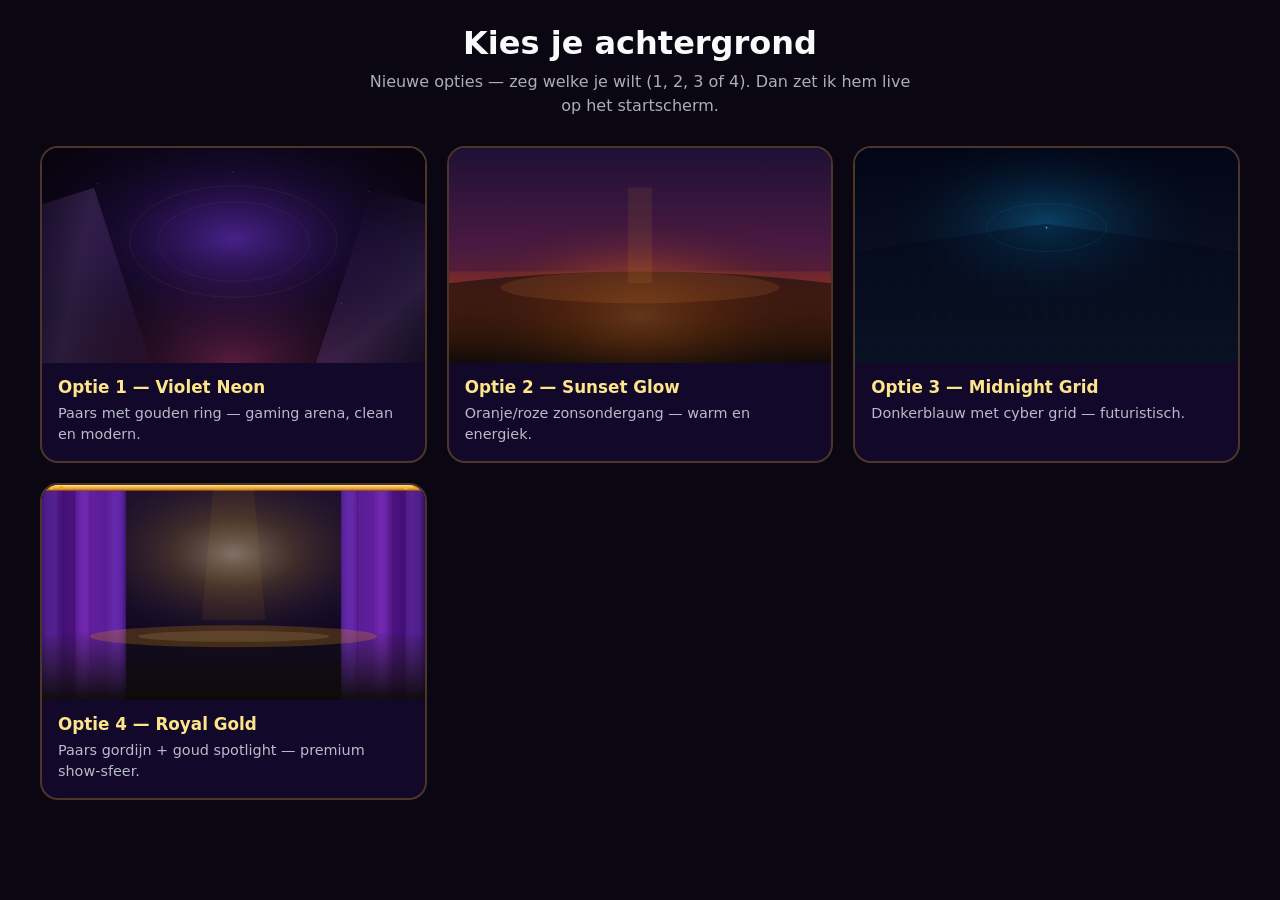
<file: background-picker.html>
<!DOCTYPE html>
<html lang="nl">
<head>
  <meta charset="UTF-8" />
  <meta name="viewport" content="width=device-width, initial-scale=1.0" />
  <title>Kies achtergrond — Wie Is Het</title>
  <style>
    * { box-sizing: border-box; margin: 0; padding: 0; }
    body {
      font-family: "Segoe UI", system-ui, sans-serif;
      background: #0a0612;
      color: #f8fafc;
      padding: 24px 16px 40px;
    }
    h1 {
      text-align: center;
      margin-bottom: 8px;
      font-size: clamp(1.4rem, 4vw, 2rem);
    }
    p.sub {
      text-align: center;
      color: rgba(226, 232, 240, 0.75);
      margin-bottom: 28px;
      max-width: 560px;
      margin-left: auto;
      margin-right: auto;
      line-height: 1.5;
    }
    .grid {
      display: grid;
      grid-template-columns: repeat(auto-fit, minmax(min(100%, 320px), 1fr));
      gap: 20px;
      max-width: 1200px;
      margin: 0 auto;
    }
    .opt {
      border: 2px solid rgba(251, 191, 36, 0.25);
      border-radius: 18px;
      overflow: hidden;
      background: #12082a;
      transition: border-color 0.2s, transform 0.2s;
      cursor: pointer;
    }
    .opt:hover {
      border-color: rgba(251, 191, 36, 0.7);
      transform: translateY(-3px);
    }
    .opt img {
      display: block;
      width: 100%;
      aspect-ratio: 16 / 9;
      object-fit: cover;
      background: #07040f;
    }
    .opt figcaption {
      padding: 14px 16px 16px;
    }
    .opt strong {
      display: block;
      color: #fde68a;
      font-size: 1.05rem;
      margin-bottom: 6px;
    }
    .opt span {
      display: block;
      font-size: 0.9rem;
      color: rgba(226, 232, 240, 0.8);
      line-height: 1.45;
    }
  </style>
</head>
<body>
  <h1>Kies je achtergrond</h1>
  <p class="sub">Nieuwe opties — zeg welke je wilt (1, 2, 3 of 4). Dan zet ik hem live op het startscherm.</p>
  <div class="grid">
    <figure class="opt">
      <img src="assets/game/backgrounds/bg-new-1-violet-neon.svg" alt="Optie 1 Violet Neon" />
      <figcaption>
        <strong>Optie 1 — Violet Neon</strong>
        <span>Paars met gouden ring — gaming arena, clean en modern.</span>
      </figcaption>
    </figure>
    <figure class="opt">
      <img src="assets/game/backgrounds/bg-new-2-sunset-glow.svg" alt="Optie 2 Sunset Glow" />
      <figcaption>
        <strong>Optie 2 — Sunset Glow</strong>
        <span>Oranje/roze zonsondergang — warm en energiek.</span>
      </figcaption>
    </figure>
    <figure class="opt">
      <img src="assets/game/backgrounds/bg-new-3-midnight-grid.svg" alt="Optie 3 Midnight Grid" />
      <figcaption>
        <strong>Optie 3 — Midnight Grid</strong>
        <span>Donkerblauw met cyber grid — futuristisch.</span>
      </figcaption>
    </figure>
    <figure class="opt">
      <img src="assets/game/backgrounds/bg-new-4-royal-gold.svg" alt="Optie 4 Royal Gold" />
      <figcaption>
        <strong>Optie 4 — Royal Gold</strong>
        <span>Paars gordijn + goud spotlight — premium show-sfeer.</span>
      </figcaption>
    </figure>
  </div>
</body>
</html>
</file>
